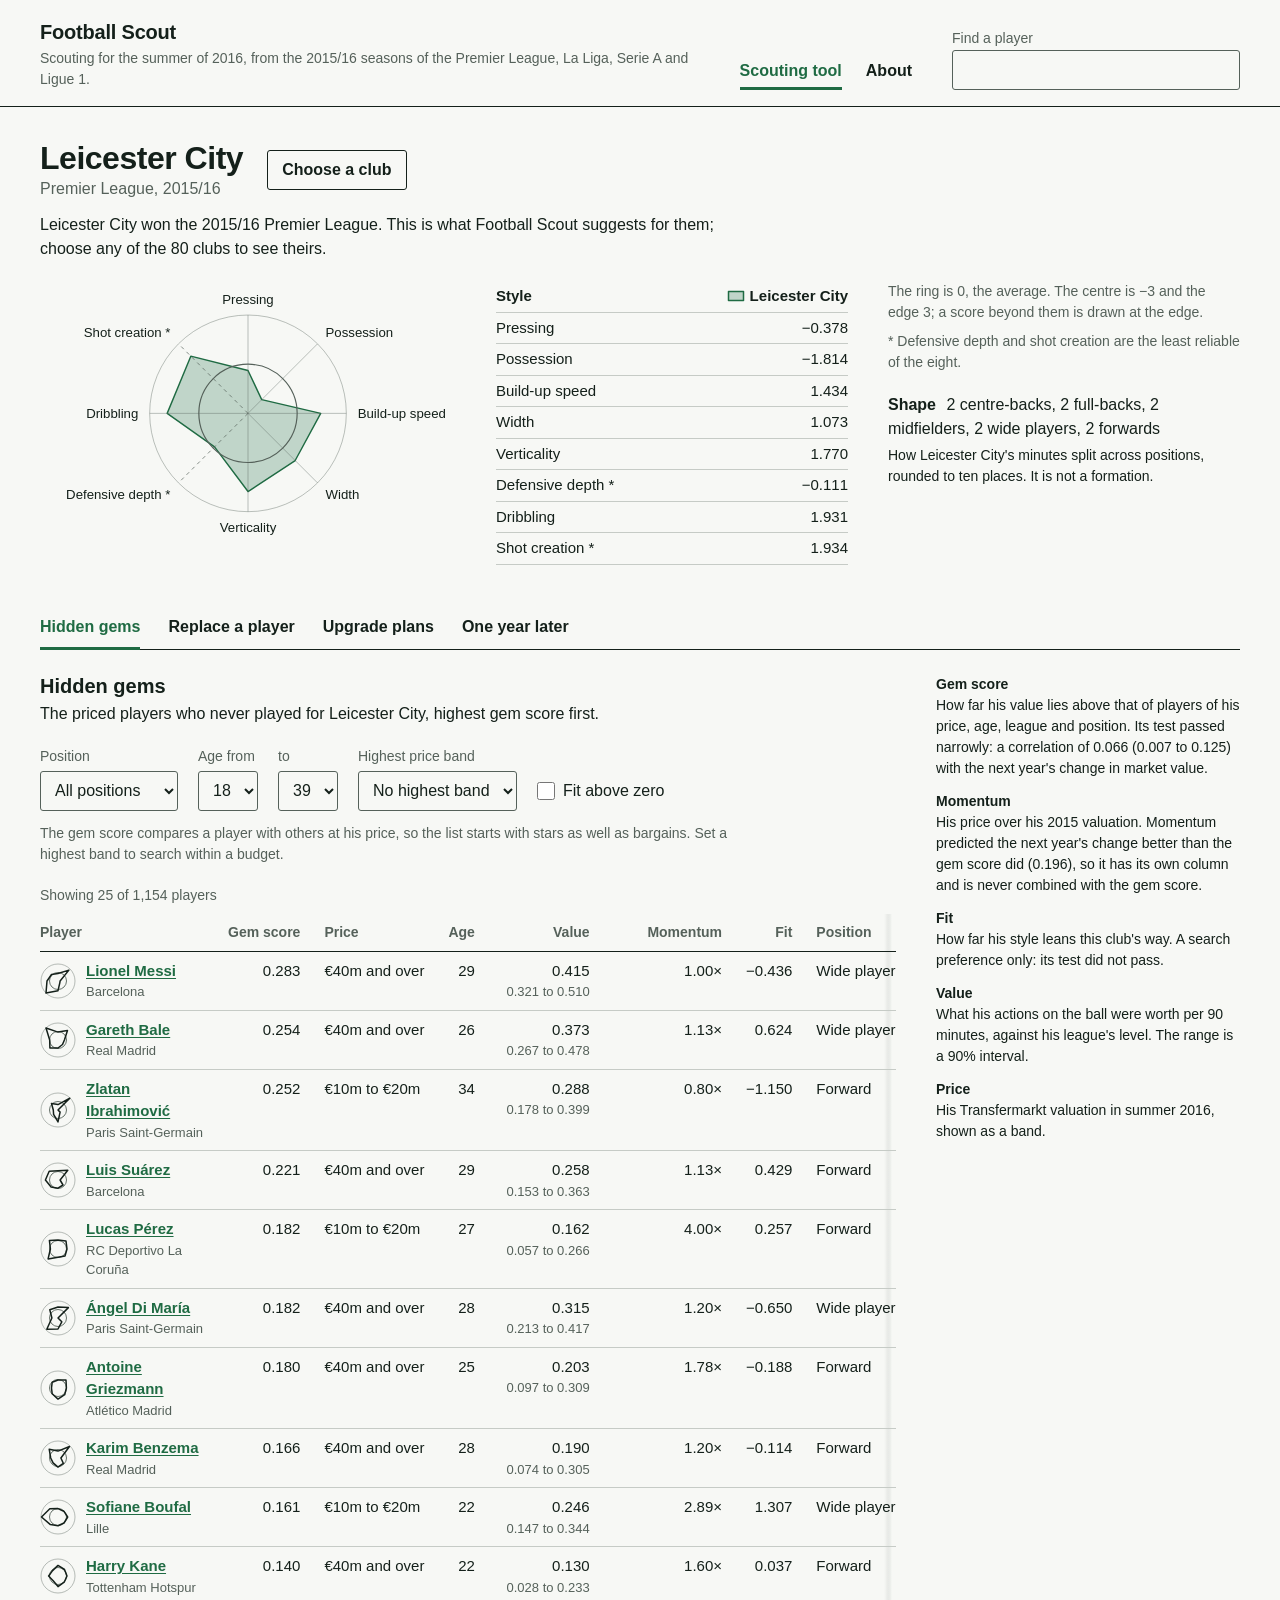
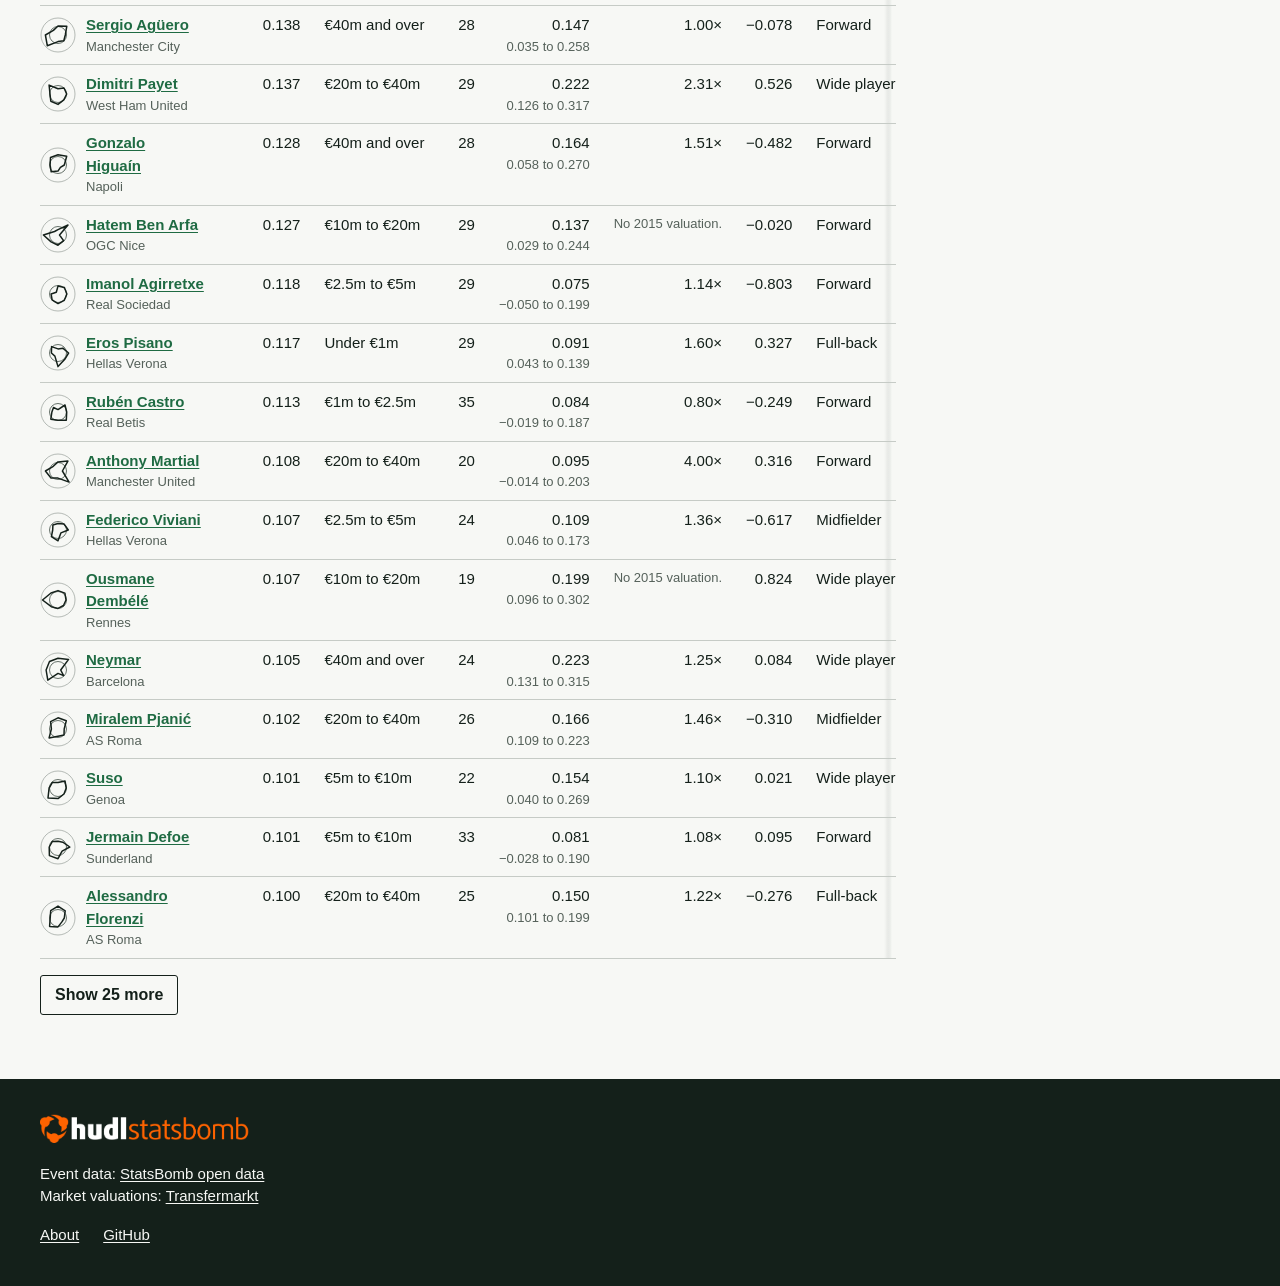
<file: web/index.html>
<!doctype html>
<html lang="en">
<head>
<meta charset="utf-8">
<meta name="viewport" content="width=device-width, initial-scale=1">
<title>Football Scout</title>
<meta name="description" content="Scouting for the summer of 2016, from the 2015/16 seasons of the Premier League, La Liga, Serie A and Ligue 1.">
<link rel="canonical" href="https://abhigyanrathi.github.io/football-scout/">
<meta property="og:type" content="website">
<meta property="og:site_name" content="Football Scout">
<meta property="og:title" content="Football Scout">
<meta property="og:description" content="Scouting for the summer of 2016, from the 2015/16 seasons of the Premier League, La Liga, Serie A and Ligue 1.">
<meta property="og:url" content="https://abhigyanrathi.github.io/football-scout/">
<meta property="og:image" content="https://abhigyanrathi.github.io/football-scout/assets/preview.png">
<meta property="og:image:width" content="1200">
<meta property="og:image:height" content="630">
<meta property="og:image:alt" content="Football Scout's page for Leicester City: the club's style fingerprint beside its eight style scores.">
<meta name="twitter:card" content="summary_large_image">
<link rel="icon" href="assets/favicon.svg" type="image/svg+xml">
<link rel="stylesheet" href="css/site.css">
<script type="module" src="js/app.js"></script>
</head>
<body>
<a class="skip" href="#tool">Skip to the scouting tool</a>
<header class="masthead">
  <div class="wrap">
    <div class="brand">
      <h1 class="site-name">Football Scout</h1>
      <p>Scouting for the summer of 2016, from the 2015/16 seasons of the Premier League, La Liga, Serie A and Ligue 1.</p>
    </div>
    <nav aria-label="Site">
      <a href="./" aria-current="page">Scouting tool</a>
      <a href="about.html">About</a>
    </nav>
    <div class="search">
      <label for="player-search">Find a player</label>
      <input id="player-search" type="text" role="combobox" aria-autocomplete="list" aria-expanded="false" aria-controls="player-suggestions" autocomplete="off" spellcheck="false" disabled>
      <ul id="player-suggestions" role="listbox" aria-label="Players" hidden></ul>
      <p id="search-status" role="status"></p>
    </div>
  </div>
</header>
<main id="tool" class="wrap" tabindex="-1">
  <p id="status" class="waiting" hidden>Loading the data. The club and its lists will appear here.</p>
  <p id="load-error" class="error" role="alert" hidden>Couldn't load the data. If you opened this file directly, serve the folder instead: <code>python -m http.server</code>.</p>
  <noscript><p class="error">The scouting tool needs JavaScript. The <a href="about.html">About page</a> does not.</p></noscript>
  <script>
    /* opened as a file, the module cannot load, so the message for that is shown from here */
    document.getElementById(location.protocol === "file:" ? "load-error" : "status").hidden = false;
  </script>
  <section id="club" aria-labelledby="club-name" hidden></section>
  <nav id="views" class="views" aria-label="Views" hidden></nav>
  <section id="view" aria-labelledby="view-title"></section>
</main>
<footer class="credits">
  <div class="wrap">
    <img src="assets/hudl-statsbomb-logo-reversed.png" alt="Hudl StatsBomb" width="2258" height="344" loading="lazy">
    <p>Event data: <a href="https://github.com/statsbomb/open-data">StatsBomb open data</a></p>
    <p>Market valuations: <a href="https://github.com/dcaribou/transfermarkt-datasets">Transfermarkt</a></p>
    <ul>
      <li><a href="about.html">About</a></li>
      <li><a href="https://github.com/abhigyanrathi/football-scout">GitHub</a></li>
    </ul>
  </div>
</footer>
<dialog id="detail" aria-labelledby="detail-name"></dialog>
</body>
</html>
</file>
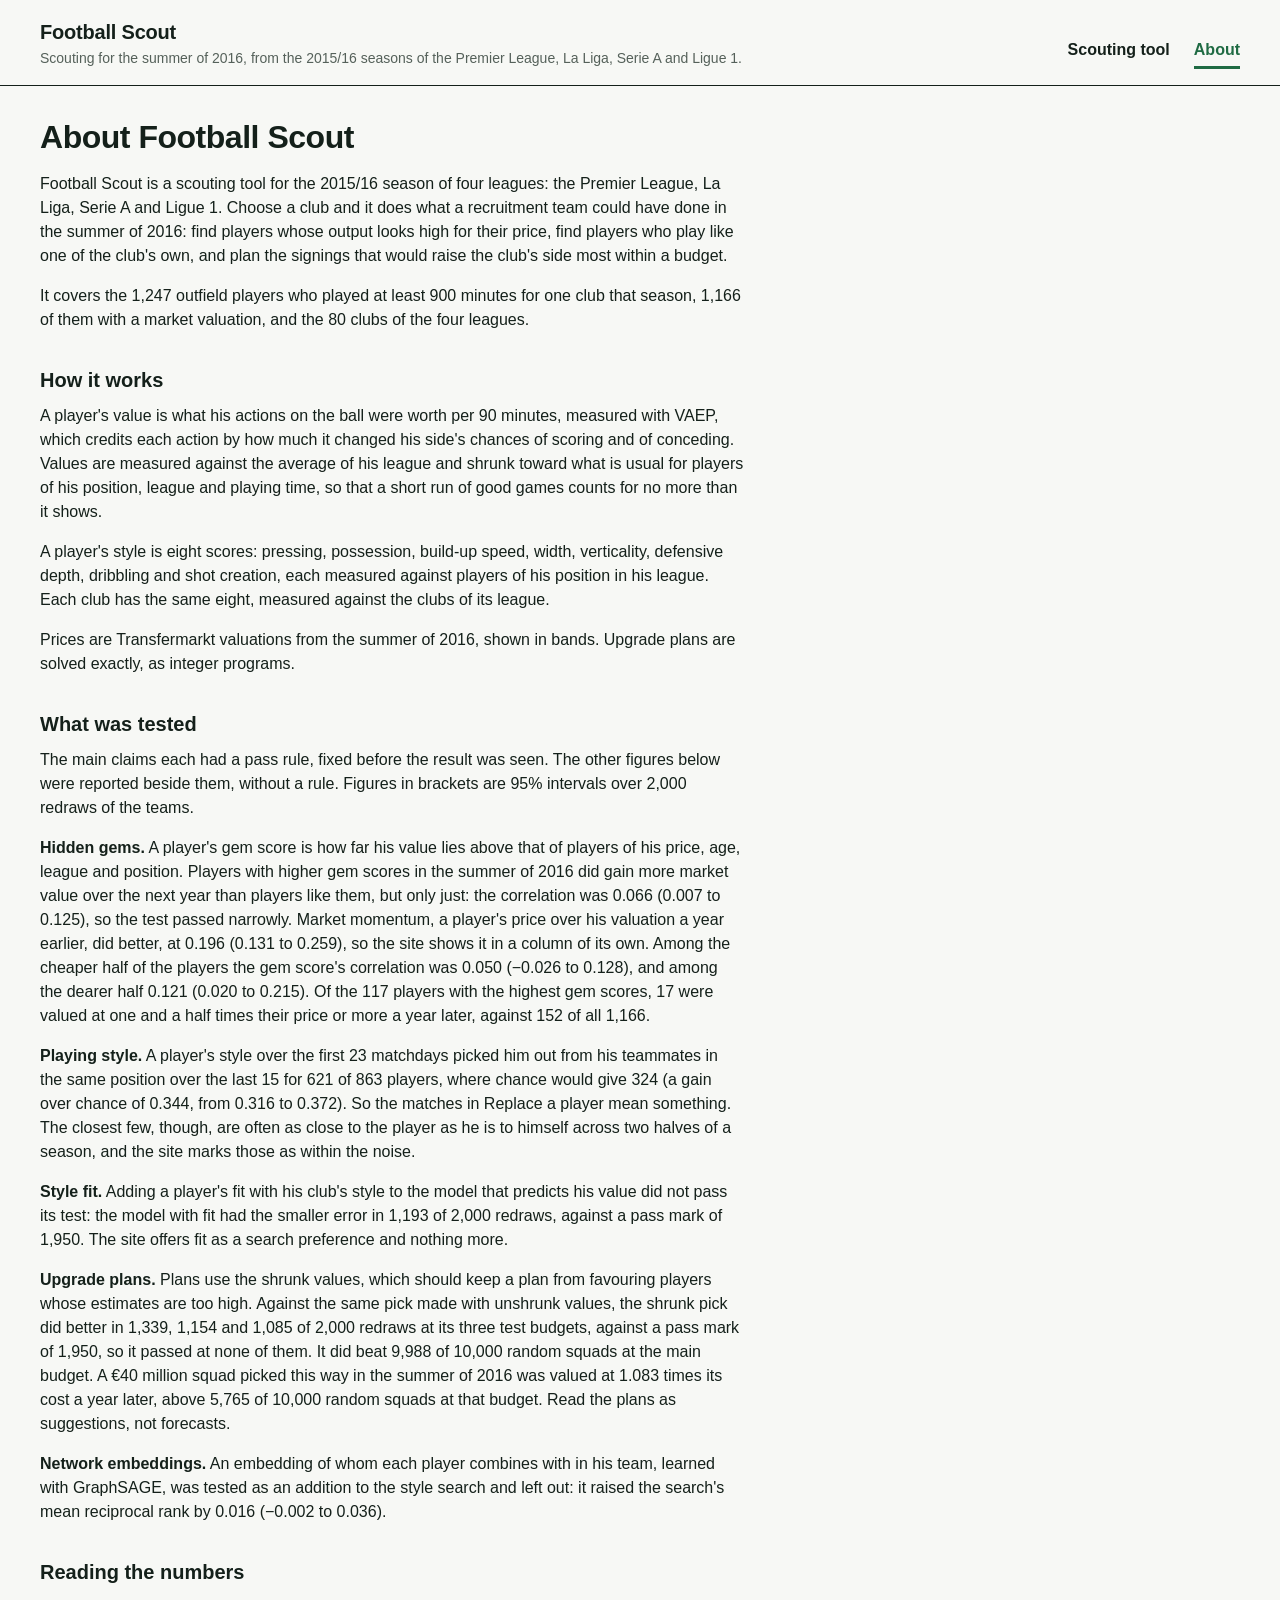
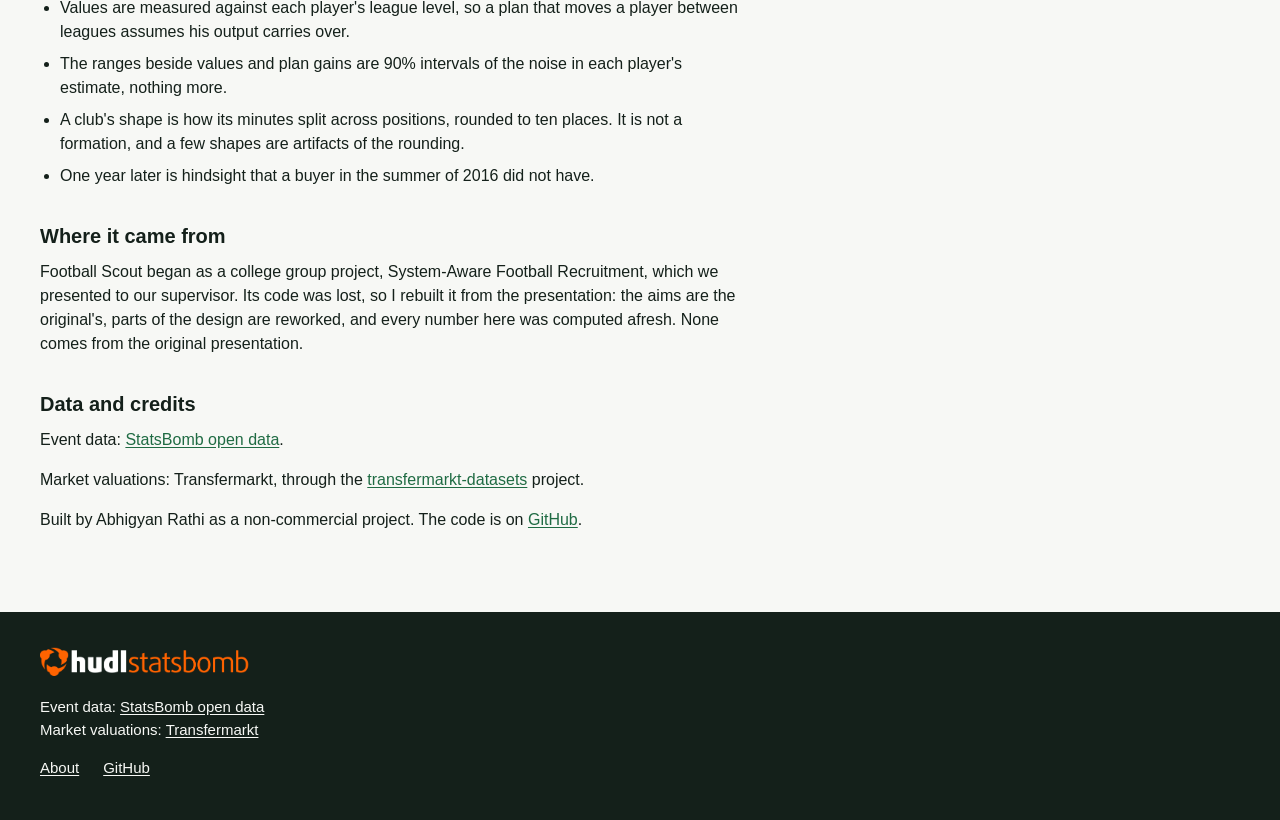
<file: web/about.html>
<!doctype html>
<html lang="en">
<head>
<meta charset="utf-8">
<meta name="viewport" content="width=device-width, initial-scale=1">
<title>About Football Scout</title>
<meta name="description" content="What Football Scout does, how it works, what was tested and how each test came out.">
<link rel="canonical" href="https://abhigyanrathi.github.io/football-scout/about.html">
<meta property="og:type" content="website">
<meta property="og:site_name" content="Football Scout">
<meta property="og:title" content="About Football Scout">
<meta property="og:description" content="What Football Scout does, how it works, what was tested and how each test came out.">
<meta property="og:url" content="https://abhigyanrathi.github.io/football-scout/about.html">
<meta property="og:image" content="https://abhigyanrathi.github.io/football-scout/assets/preview.png">
<meta property="og:image:width" content="1200">
<meta property="og:image:height" content="630">
<meta property="og:image:alt" content="Football Scout's page for Leicester City: the club's style fingerprint beside its eight style scores.">
<meta name="twitter:card" content="summary_large_image">
<link rel="icon" href="assets/favicon.svg" type="image/svg+xml">
<link rel="stylesheet" href="css/site.css">
</head>
<body>
<a class="skip" href="#about">Skip to the text</a>
<header class="masthead">
  <div class="wrap">
    <div class="brand">
      <p class="site-name"><a href="./">Football Scout</a></p>
      <p>Scouting for the summer of 2016, from the 2015/16 seasons of the Premier League, La Liga, Serie A and Ligue 1.</p>
    </div>
    <nav aria-label="Site">
      <a href="./">Scouting tool</a>
      <a href="about.html" aria-current="page">About</a>
    </nav>
  </div>
</header>
<main id="about" class="wrap prose" tabindex="-1">
<h1>About Football Scout</h1>

<p>Football Scout is a scouting tool for the 2015/16 season of four leagues: the Premier League, La Liga, Serie A and Ligue 1. Choose a club and it does what a recruitment team could have done in the summer of 2016: find players whose output looks high for their price, find players who play like one of the club's own, and plan the signings that would raise the club's side most within a budget.</p>

<p>It covers the 1,247 outfield players who played at least 900 minutes for one club that season, 1,166 of them with a market valuation, and the 80 clubs of the four leagues.</p>

<h2>How it works</h2>

<p>A player's value is what his actions on the ball were worth per 90 minutes, measured with VAEP, which credits each action by how much it changed his side's chances of scoring and of conceding. Values are measured against the average of his league and shrunk toward what is usual for players of his position, league and playing time, so that a short run of good games counts for no more than it shows.</p>

<p>A player's style is eight scores: pressing, possession, build-up speed, width, verticality, defensive depth, dribbling and shot creation, each measured against players of his position in his league. Each club has the same eight, measured against the clubs of its league.</p>

<p>Prices are Transfermarkt valuations from the summer of 2016, shown in bands. Upgrade plans are solved exactly, as integer programs.</p>

<h2>What was tested</h2>

<p>The main claims each had a pass rule, fixed before the result was seen. The other figures below were reported beside them, without a rule. Figures in brackets are 95% intervals over 2,000 redraws of the teams.</p>

<p><strong>Hidden gems.</strong> A player's gem score is how far his value lies above that of players of his price, age, league and position. Players with higher gem scores in the summer of 2016 did gain more market value over the next year than players like them, but only just: the correlation was 0.066 (0.007 to 0.125), so the test passed narrowly. Market momentum, a player's price over his valuation a year earlier, did better, at 0.196 (0.131 to 0.259), so the site shows it in a column of its own. Among the cheaper half of the players the gem score's correlation was 0.050 (−0.026 to 0.128), and among the dearer half 0.121 (0.020 to 0.215). Of the 117 players with the highest gem scores, 17 were valued at one and a half times their price or more a year later, against 152 of all 1,166.</p>

<p><strong>Playing style.</strong> A player's style over the first 23 matchdays picked him out from his teammates in the same position over the last 15 for 621 of 863 players, where chance would give 324 (a gain over chance of 0.344, from 0.316 to 0.372). So the matches in Replace a player mean something. The closest few, though, are often as close to the player as he is to himself across two halves of a season, and the site marks those as within the noise.</p>

<p><strong>Style fit.</strong> Adding a player's fit with his club's style to the model that predicts his value did not pass its test: the model with fit had the smaller error in 1,193 of 2,000 redraws, against a pass mark of 1,950. The site offers fit as a search preference and nothing more.</p>

<p><strong>Upgrade plans.</strong> Plans use the shrunk values, which should keep a plan from favouring players whose estimates are too high. Against the same pick made with unshrunk values, the shrunk pick did better in 1,339, 1,154 and 1,085 of 2,000 redraws at its three test budgets, against a pass mark of 1,950, so it passed at none of them. It did beat 9,988 of 10,000 random squads at the main budget. A €40 million squad picked this way in the summer of 2016 was valued at 1.083 times its cost a year later, above 5,765 of 10,000 random squads at that budget. Read the plans as suggestions, not forecasts.</p>

<p><strong>Network embeddings.</strong> An embedding of whom each player combines with in his team, learned with GraphSAGE, was tested as an addition to the style search and left out: it raised the search's mean reciprocal rank by 0.016 (−0.002 to 0.036).</p>

<h2>Reading the numbers</h2>

<ul>
<li>Values are measured against each player's league level, so a plan that moves a player between leagues assumes his output carries over.</li>
<li>The ranges beside values and plan gains are 90% intervals of the noise in each player's estimate, nothing more.</li>
<li>A club's shape is how its minutes split across positions, rounded to ten places. It is not a formation, and a few shapes are artifacts of the rounding.</li>
<li>One year later is hindsight that a buyer in the summer of 2016 did not have.</li>
</ul>

<h2>Where it came from</h2>

<p>Football Scout began as a college group project, System-Aware Football Recruitment, which we presented to our supervisor. Its code was lost, so I rebuilt it from the presentation: the aims are the original's, parts of the design are reworked, and every number here was computed afresh. None comes from the original presentation.</p>

<h2>Data and credits</h2>

<p>Event data: <a href="https://github.com/statsbomb/open-data">StatsBomb open data</a>.</p>

<p>Market valuations: Transfermarkt, through the <a href="https://github.com/dcaribou/transfermarkt-datasets">transfermarkt-datasets</a> project.</p>

<p>Built by Abhigyan Rathi as a non-commercial project. The code is on <a href="https://github.com/abhigyanrathi/football-scout">GitHub</a>.</p>
</main>
<footer class="credits">
  <div class="wrap">
    <img src="assets/hudl-statsbomb-logo-reversed.png" alt="Hudl StatsBomb" width="2258" height="344" loading="lazy">
    <p>Event data: <a href="https://github.com/statsbomb/open-data">StatsBomb open data</a></p>
    <p>Market valuations: <a href="https://github.com/dcaribou/transfermarkt-datasets">Transfermarkt</a></p>
    <ul>
      <li><a href="about.html">About</a></li>
      <li><a href="https://github.com/abhigyanrathi/football-scout">GitHub</a></li>
    </ul>
  </div>
</footer>
</body>
</html>
</file>
<file: web/css/site.css>
/* Five colours: chalk for the ground, ink for text and the footer band, pitch for links, the
   current view and the club's shape, slate for secondary text and rules, card for the two
   cautions (within the noise, hindsight). Wash and rule are pitch and slate thinned over chalk. */
:root {
  --chalk: #f7f8f5;
  --ink: #14201a;
  --pitch: #1f6b43;
  --slate: #55615a;
  --card: #f3cf55;
  --wash: #e1eae3;
  --rule: #c6cbc6;
  --gutter: clamp(1rem, 4vw, 2.5rem);
  --measure: 44rem;
  color-scheme: light;
}

*,
*::before,
*::after {
  box-sizing: border-box;
}

[hidden] {
  display: none !important;
}

html {
  -webkit-text-size-adjust: 100%;
  text-size-adjust: 100%;
}

@media (prefers-reduced-motion: no-preference) {
  html {
    scroll-behavior: smooth;
  }
}

html:has(dialog[open]) {
  overflow: hidden;
}

body {
  margin: 0;
  background: var(--chalk);
  color: var(--ink);
  font: 1rem/1.5 -apple-system, BlinkMacSystemFont, "Segoe UI", Roboto, "Noto Sans", Helvetica, Arial, sans-serif;
}

h1,
h2,
h3,
h4,
p,
ul,
dl,
dd,
figure {
  margin: 0;
}

h1,
h2,
h3,
h4 {
  line-height: 1.2;
}

a {
  color: var(--pitch);
  text-underline-offset: 0.15em;
}

a:hover {
  text-decoration-thickness: 2px;
}

:focus-visible {
  outline: 3px solid var(--pitch);
  outline-offset: 2px;
}

/* headings and the like that take the focus only from the script */
[tabindex="-1"]:focus-visible {
  outline: none;
}

code {
  font-size: 0.9375em;
}

.wrap {
  max-width: 88rem;
  padding-inline: var(--gutter);
}

.sr-only {
  position: absolute;
  width: 1px;
  height: 1px;
  overflow: hidden;
  clip-path: inset(50%);
  white-space: nowrap;
}

.skip {
  position: absolute;
  top: -4rem;
  left: var(--gutter);
  z-index: 20;
  padding: 0.5rem 0.75rem;
  background: var(--ink);
  color: var(--chalk);
}

.skip:focus {
  top: 0.5rem;
}

/* Header */

.masthead {
  padding-block: 1.25rem 1rem;
  border-bottom: 1px solid var(--ink);
}

.masthead .wrap {
  display: flex;
  flex-wrap: wrap;
  align-items: flex-end;
  gap: 0.75rem 2.5rem;
}

.brand {
  flex: 1 1 24rem;
}

.site-name {
  font-size: 1.25rem;
  font-weight: 700;
  letter-spacing: -0.01em;
  line-height: 1.2;
}

.site-name a {
  color: inherit;
  text-decoration: none;
}

.brand p:not(.site-name) {
  max-width: var(--measure);
  margin-top: 0.25rem;
  color: var(--slate);
  font-size: 0.875rem;
}

.masthead nav {
  display: flex;
  gap: 1.5rem;
}

.masthead nav a,
.views a {
  border-bottom: 3px solid transparent;
  color: var(--ink);
  font-weight: 600;
  text-decoration: none;
}

.masthead nav a {
  padding-block: 0.375rem 0.25rem;
}

.masthead nav a:hover,
.views a:hover {
  border-bottom-color: var(--slate);
}

.masthead nav a[aria-current],
.views a[aria-current] {
  border-bottom-color: var(--pitch);
  color: var(--pitch);
}

.search {
  position: relative;
  flex: 0 1 18rem;
}

#player-suggestions {
  position: absolute;
  z-index: 10;
  top: 100%;
  right: 0;
  left: 0;
  max-height: 60vh;
  margin: 0.25rem 0 0;
  padding: 0;
  overflow-y: auto;
  border: 1px solid var(--ink);
  border-radius: 3px;
  background: var(--chalk);
  list-style: none;
}

[role="option"] {
  padding: 0.5rem 0.625rem;
  cursor: pointer;
}

[role="option"]:hover,
[role="option"][aria-selected="true"] {
  background: var(--wash);
}

#search-status {
  position: absolute;
  top: 100%;
  margin-top: 0.25rem;
  font-size: 0.875rem;
}

/* Controls */

label,
legend {
  padding: 0;
  color: var(--slate);
  font-size: 0.875rem;
}

select,
input[type="text"],
button {
  min-height: 2.5rem;
  padding: 0.375rem 0.625rem;
  border: 1px solid var(--slate);
  border-radius: 3px;
  background: var(--chalk);
  color: var(--ink);
  font: inherit;
}

input[type="text"] {
  width: 100%;
}

input:disabled {
  opacity: 0.6;
}

button {
  padding-inline: 0.875rem;
  border-color: var(--ink);
  font-weight: 600;
  cursor: pointer;
}

button:hover {
  background: var(--wash);
}

input[type="checkbox"],
input[type="radio"] {
  flex: none;
  width: 1.125rem;
  height: 1.125rem;
  margin: 0;
  accent-color: var(--pitch);
}

fieldset {
  min-width: 0;
  margin: 0;
  padding: 0;
  border: 0;
}

.field {
  display: grid;
  gap: 0.25rem;
}

.check {
  display: inline-flex;
  align-items: center;
  gap: 0.5rem;
  min-height: 2.5rem;
  margin-right: 1rem;
  color: var(--ink);
  font-size: 1rem;
}

.filters {
  display: flex;
  flex-wrap: wrap;
  align-items: flex-end;
  gap: 0.75rem 1.25rem;
}

.filters > .check {
  margin-right: 0;
}

/* The tool */

main {
  min-height: 70vh;
  padding-block: 2rem 4rem;
}

.waiting {
  min-height: 12rem;
  color: var(--slate);
}

.error {
  max-width: var(--measure);
  padding: 0.75rem 1rem;
  border-left: 0.25rem solid var(--card);
}

.club-head {
  display: flex;
  flex-wrap: wrap;
  align-items: center;
  gap: 0.75rem 1.5rem;
}

#club h2 {
  font-size: clamp(1.625rem, 4vw, 2rem);
  letter-spacing: -0.015em;
}

.league,
.legend,
.hint,
.settings,
.tally,
.empty,
.full,
.footnotes,
.sub {
  color: var(--slate);
}

.example {
  max-width: var(--measure);
  margin-top: 0.75rem;
}

.club-panel {
  margin-top: 1rem;
  padding-block: 1rem 1.25rem;
  border-block: 1px solid var(--rule);
}

.club-panel .field {
  max-width: 18rem;
  margin-bottom: 1rem;
}

.club-list {
  display: grid;
  grid-template-columns: repeat(auto-fill, minmax(13rem, 1fr));
  gap: 1.25rem 2rem;
}

.club-list h3 {
  margin-bottom: 0.375rem;
  font-size: 0.9375rem;
}

.club-list ul {
  padding: 0;
  list-style: none;
}

.club-list li {
  display: flex;
  align-items: center;
  gap: 0.5rem;
  padding-block: 0.125rem;
}

.club-list .glyph {
  width: 1.75rem;
  height: 1.75rem;
}

.club-list a[aria-current] {
  color: var(--ink);
  font-weight: 700;
}

/* The style fingerprint: the club's shape is filled and a player's is outlined, so the two are
   told apart without colour. The less reliable axes are dashed. */

.style {
  display: grid;
  gap: 1rem 2.5rem;
  align-items: start;
  margin-top: 1.25rem;
}

@media (min-width: 52rem) {
  .style {
    grid-template-columns: minmax(0, 30rem) minmax(0, 24rem);
  }

  .style-notes {
    grid-column: 1 / -1;
  }
}

@media (min-width: 80rem) {
  #club .style {
    grid-template-columns: minmax(0, 30rem) minmax(0, 22rem) minmax(0, 22rem);
  }

  #club .style-notes {
    grid-column: auto;
  }
}

.style-notes > :first-child {
  margin-top: 0;
}

svg {
  fill: none;
}

.fingerprint {
  display: block;
  width: 100%;
  max-width: 30rem;
  height: auto;
}

.glyph {
  flex: none;
}

svg .edge,
svg .spoke {
  stroke: var(--slate);
  stroke-width: 0.75;
  opacity: 0.55;
}

svg .spoke.less {
  stroke-dasharray: 4 4;
  opacity: 1;
}

svg .zero {
  stroke: var(--slate);
  stroke-width: 1.25;
}

svg .club {
  fill: var(--pitch);
  fill-opacity: 0.25;
  stroke: var(--pitch);
  stroke-linejoin: round;
  stroke-width: 1.5;
}

svg .player {
  stroke: var(--ink);
  stroke-linejoin: round;
  stroke-width: 2.25;
}

.glyph .zero {
  stroke-width: 0.9;
}

.glyph .club {
  stroke-width: 1.25;
}

.glyph .player,
.swatch .player {
  stroke-width: 1.5;
}

svg .dot {
  fill: var(--ink);
}

.fingerprint text {
  fill: var(--ink);
  font-size: 14px;
}

.swatch {
  vertical-align: -1px;
}

.scores {
  width: 100%;
}

/* where it has a row to itself, on a tablet, it would otherwise run the width of the page */
#club .scores {
  max-width: 28rem;
}

.scores th,
.scores td {
  padding: 0.25rem 0;
  border-bottom: 1px solid var(--rule);
  font-weight: 400;
  text-align: left;
}

.scores thead th {
  font-weight: 600;
  vertical-align: bottom;
}

.scores .num {
  padding-left: 1rem;
  text-align: right;
}

.legend,
.note,
.hint,
.settings,
.tally,
.footnotes {
  font-size: 0.875rem;
}

.legend {
  margin-top: 0.5rem;
}

.shape {
  margin-top: 1.25rem;
}

.shape strong {
  margin-right: 0.375rem;
}

.note {
  max-width: var(--measure);
  margin-top: 0.25rem;
}

/* Views */

.views {
  display: flex;
  flex-wrap: wrap;
  gap: 0 1.75rem;
  margin-top: 2.5rem;
  border-bottom: 1px solid var(--ink);
}

.views a {
  margin-bottom: -1px;
  padding-block: 0.625rem 0.5rem;
}

.view {
  display: grid;
  grid-template-columns: minmax(0, 1fr);
  gap: 1.25rem 2.5rem;
  padding-top: 1.5rem;
}

.view h3 {
  font-size: 1.25rem;
}

.view-head p {
  max-width: var(--measure);
  margin-top: 0.25rem;
}

.view-head .hindsight {
  display: inline-block;
  margin-top: 0.625rem;
  padding: 0.375rem 0.75rem;
  background: var(--card);
  font-weight: 600;
}

.headline {
  max-width: var(--measure);
}

.hint {
  max-width: var(--measure);
  margin-top: 0.75rem;
}

.view-controls .shape {
  margin-top: 1rem;
}

.notes dl {
  display: grid;
  grid-template-columns: repeat(auto-fit, minmax(16rem, 1fr));
  gap: 0.75rem 2rem;
  font-size: 0.875rem;
}

.notes dt {
  font-weight: 700;
}

.notes dd + dd {
  margin-top: 0.375rem;
}

.view-results h4 {
  margin: 1.75rem 0 0.5rem;
  font-size: 1rem;
}

.view-results > :first-child {
  margin-top: 0;
}

.view-results > .note {
  margin-bottom: 1rem;
}

.tally,
.settings {
  margin-bottom: 0.5rem;
}

.paged button {
  margin-top: 1rem;
}

.footnotes {
  margin-top: 1rem;
  padding: 0;
  list-style: none;
}

.summary {
  display: flex;
  flex-wrap: wrap;
  gap: 0.75rem 2.5rem;
}

.summary dt {
  color: var(--slate);
  font-size: 0.875rem;
}

.summary dd {
  font-size: 1.25rem;
  font-weight: 600;
  text-align: left;
}

.summary .sub {
  font-weight: 400;
}

/* Until there is room for both side by side, the notes follow the list, so that the list comes
   first on a phone. Upgrade plans keeps its notes above the plan: they qualify every plan. */
.view-gems .notes,
.view-replace .notes,
.view-later .notes {
  order: 1;
}

/* The notes sit beside the list where there is room for both. */
@media (min-width: 80rem) {
  .view {
    grid-template: "head notes" auto "controls notes" auto "results notes" 1fr / minmax(0, 1fr) 19rem;
  }

  .view-replace {
    grid-template: "head head" auto "controls results" auto "notes results" 1fr / 21rem minmax(0, 1fr);
  }

  .view-head {
    grid-area: head;
  }

  .view-controls {
    grid-area: controls;
  }

  .view-results {
    grid-area: results;
  }

  .notes {
    position: sticky;
    top: 1rem;
    grid-area: notes;
    align-self: start;
  }

  .notes dl {
    grid-template-columns: minmax(0, 1fr);
  }
}

/* Tables: a wide one scrolls inside its own box, with the player's name held in view. */

table {
  border-collapse: collapse;
  font-size: 0.9375rem;
}

.num {
  font-variant-numeric: tabular-nums lining-nums;
  text-align: right;
}

/* positioned, so the hidden captions and headings inside scroll with the table and do not widen
   the page. While columns are hidden to the right, a shadow marks that edge: it stays at the edge
   of the box, and a strip of the ground that moves with the table covers it at the table's end.
   The strip is a little wider than the shadow, so a table only a few pixels wider than its box
   shows none. */
.table-scroll {
  position: relative;
  overflow-x: auto;
  background:
    linear-gradient(to left, var(--chalk) calc(var(--end, 0px) + 1rem), transparent) right /
      calc(var(--end, 0px) + 1.25rem) 100% no-repeat local,
    linear-gradient(to left, rgb(20 32 26 / 0.2), transparent) right / 0.75rem 100% no-repeat scroll;
}

/* A table wider than its box by more than a cell's padding comes to rest only where a column
   starts at the end of the name column, so the name never lies over part of a column. At its end
   it shows as many of its last columns as fit beside the name. The script marks such a box and
   gives it two lengths: the name column's width, and the space after the table that lets the
   first of those columns rest there too. The strip of ground reaches across that space. */
.table-scroll.wide {
  scroll-snap-type: x mandatory;
}

/* a margin on each column, not padding on the box: padding would leave the name column outside
   the part of the box that the focus is scrolled into, so moving the focus would move the table */
.table-scroll.wide thead th:not(:first-child) {
  scroll-margin-inline-start: var(--name);
  scroll-snap-align: start;
}

/* The script marks the first of those last columns as well. The columns after it have no resting
   place of their own: it would lie past the end of the scroll range, and browsers take such a
   place for the end itself, a pixel or two further on. */
.table-scroll.wide thead th[data-last-rest] ~ th {
  scroll-snap-align: none;
}

.table-scroll.wide table {
  position: relative;
}

/* the space is an empty box after the table, not padding on the scroll box: browsers have not
   all let that padding be scrolled into view */
.table-scroll.wide table::after {
  content: "";
  position: absolute;
  top: 0;
  left: 100%;
  width: var(--end);
  height: 1px;
}

.table-scroll table {
  width: 100%;
}

.table-scroll th,
.table-scroll td {
  padding: 0.5rem 0.75rem;
  border-bottom: 1px solid var(--rule);
  text-align: left;
  vertical-align: top;
  white-space: nowrap;
}

.table-scroll .num {
  text-align: right;
}

.table-scroll thead th {
  border-bottom-color: var(--ink);
  color: var(--slate);
  font-size: 0.875rem;
  font-weight: 600;
  vertical-align: bottom;
}

.table-scroll th:first-child {
  position: sticky;
  left: 0;
  padding-left: 0;
  background: var(--chalk);
}

.table-scroll tbody th {
  min-width: 11rem;
  font-weight: 400;
  white-space: normal;
}

/* On a phone each of the other columns has to fit in the space beside the name column, with room
   to spare: one wider than that space could not be brought wholly into view. So below 24rem a
   long word in a name breaks rather than widen the column, and below 22.5rem the column gives way
   as well. */
@media (max-width: 23.9375rem) {
  .table-scroll tbody th {
    overflow-wrap: anywhere;
  }
}

@media (max-width: 22.4375rem) {
  .table-scroll tbody th {
    min-width: 9rem;
  }
}

/* The club's own players have a column of 21rem from 80rem up. With a narrower name column and
   less space after the name, the table fits it, and fits a phone 22.5rem wide. */
.view-replace .view-controls .table-scroll tbody th {
  min-width: 9rem;
  padding-right: 0.3125rem;
}

/* a group's heading spans the table, so no column passes beneath it: without a ground of its own
   it leaves the shadow at the edge unbroken */
.table-scroll tbody th.group {
  padding-top: 1rem;
  background: none;
  font-size: 0.875rem;
  font-weight: 700;
}

.table-scroll tbody tr {
  cursor: pointer;
}

.table-scroll tbody tr:hover > :not(.group),
.table-scroll tr.chosen > * {
  background: var(--wash);
}

.who {
  display: flex;
  align-items: center;
  gap: 0.625rem;
}

.who a {
  font-weight: 600;
}

.who a[aria-current] {
  color: var(--ink);
}

.sub {
  display: block;
  font-size: 0.8125rem;
}

.flag,
.tag {
  display: inline-block;
  padding: 0.0625rem 0.4375rem;
  border-radius: 2px;
  font-size: 0.8125rem;
  font-weight: 600;
}

.flag {
  background: var(--card);
}

.tag {
  border: 1px solid var(--pitch);
  color: var(--pitch);
}

.mark {
  margin-left: 0.125rem;
}

/* Player detail */

dialog {
  width: min(48rem, 100% - 2rem);
  max-height: calc(100dvh - 2rem);
  padding: 0;
  border: 1px solid var(--ink);
  border-radius: 4px;
  background: var(--chalk);
  color: var(--ink);
  overscroll-behavior: contain;
}

dialog::backdrop {
  background: rgb(20 32 26 / 0.55);
}

.detail {
  padding: 1.25rem 1.5rem 2rem;
}

.detail-head {
  display: flex;
  align-items: flex-start;
  justify-content: space-between;
  gap: 1rem;
}

.detail h2 {
  font-size: 1.5rem;
}

.detail h3 {
  margin: 1.75rem 0 0.75rem;
  font-size: 1.25rem;
}

.facts {
  display: flex;
  flex-wrap: wrap;
  gap: 0.5rem 2rem;
  margin-top: 1rem;
}

.facts dt {
  color: var(--slate);
  font-size: 0.875rem;
}

.facts dd {
  font-weight: 600;
}

.numbers {
  margin-top: 1.25rem;
}

.numbers > div {
  display: grid;
  grid-template-columns: 9rem minmax(0, 1fr);
  gap: 0.25rem 1rem;
  padding-block: 0.75rem;
  border-top: 1px solid var(--rule);
}

.numbers dt {
  font-weight: 600;
}

.numbers .num {
  display: block;
  font-size: 1.25rem;
  font-weight: 600;
  text-align: left;
}

.numbers .sub {
  display: inline;
  margin-left: 0.5rem;
  font-size: 0.875rem;
  font-weight: 400;
}

.detail .table-scroll + .note {
  margin-top: 0.75rem;
}

@media (max-width: 40rem) {
  dialog {
    width: 100%;
    max-width: none;
    height: 100dvh;
    max-height: none;
    margin: 0;
    border: 0;
    border-radius: 0;
  }

  .detail {
    padding-inline: 1rem;
  }

  .numbers > div {
    grid-template-columns: minmax(0, 1fr);
  }

  .search {
    flex-basis: 100%;
  }
}

/* The About page */

.prose {
  max-width: calc(var(--measure) + 2 * var(--gutter));
}

.prose h1 {
  margin-bottom: 1rem;
  font-size: 2rem;
  letter-spacing: -0.015em;
}

.prose h2 {
  margin: 2.25rem 0 0.75rem;
  font-size: 1.25rem;
}

.prose p,
.prose ul {
  margin-bottom: 1rem;
}

.prose ul {
  padding-left: 1.25rem;
}

.prose li + li {
  margin-top: 0.5rem;
}

/* Credits: a band dark enough for the logo's white lettering. */

.credits {
  padding-block: 2rem 2.5rem;
  background: var(--ink);
  color: var(--chalk);
  font-size: 0.9375rem;
}

.credits img {
  display: block;
  width: auto;
  height: 2rem;
  margin-bottom: 1.25rem;
}

.credits a {
  color: inherit;
}

.credits ul {
  display: flex;
  gap: 1.5rem;
  margin-top: 1rem;
  padding: 0;
  list-style: none;
}

.credits :focus-visible {
  outline-color: var(--card);
}
</file>
